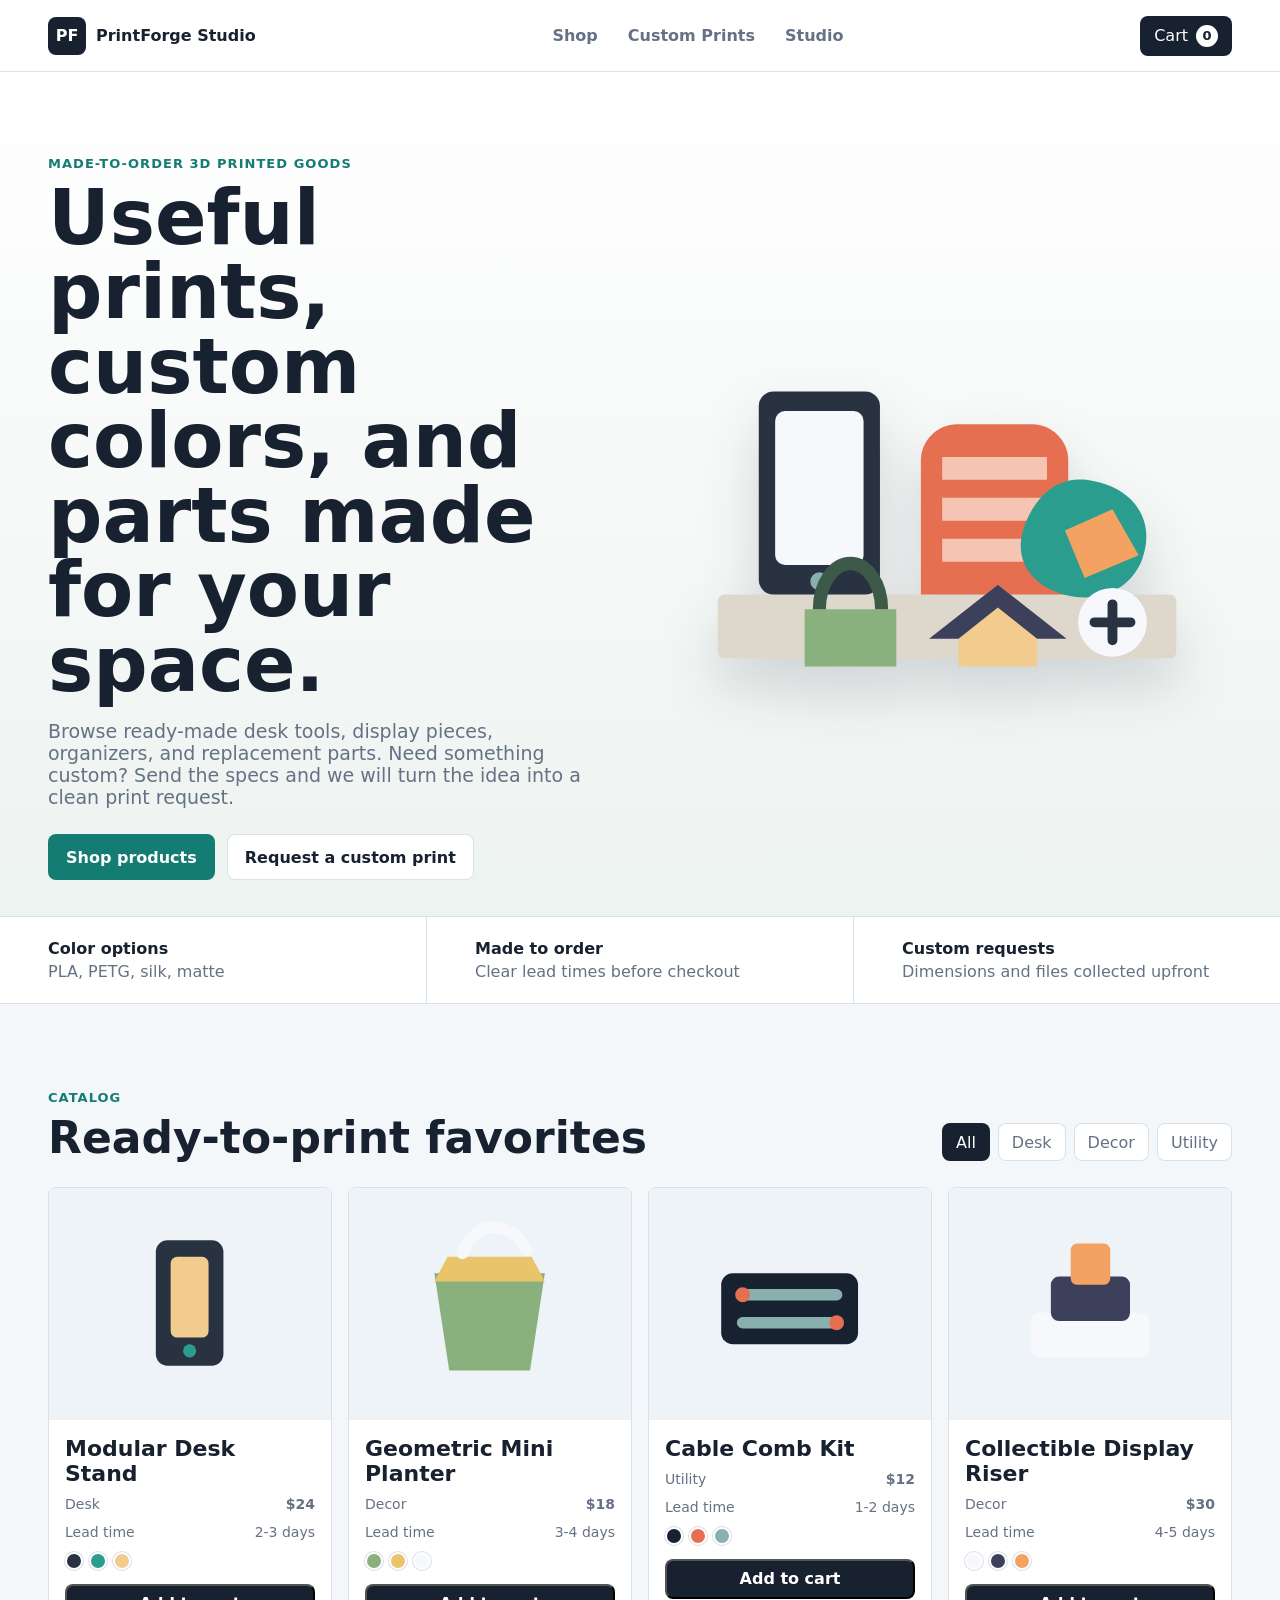
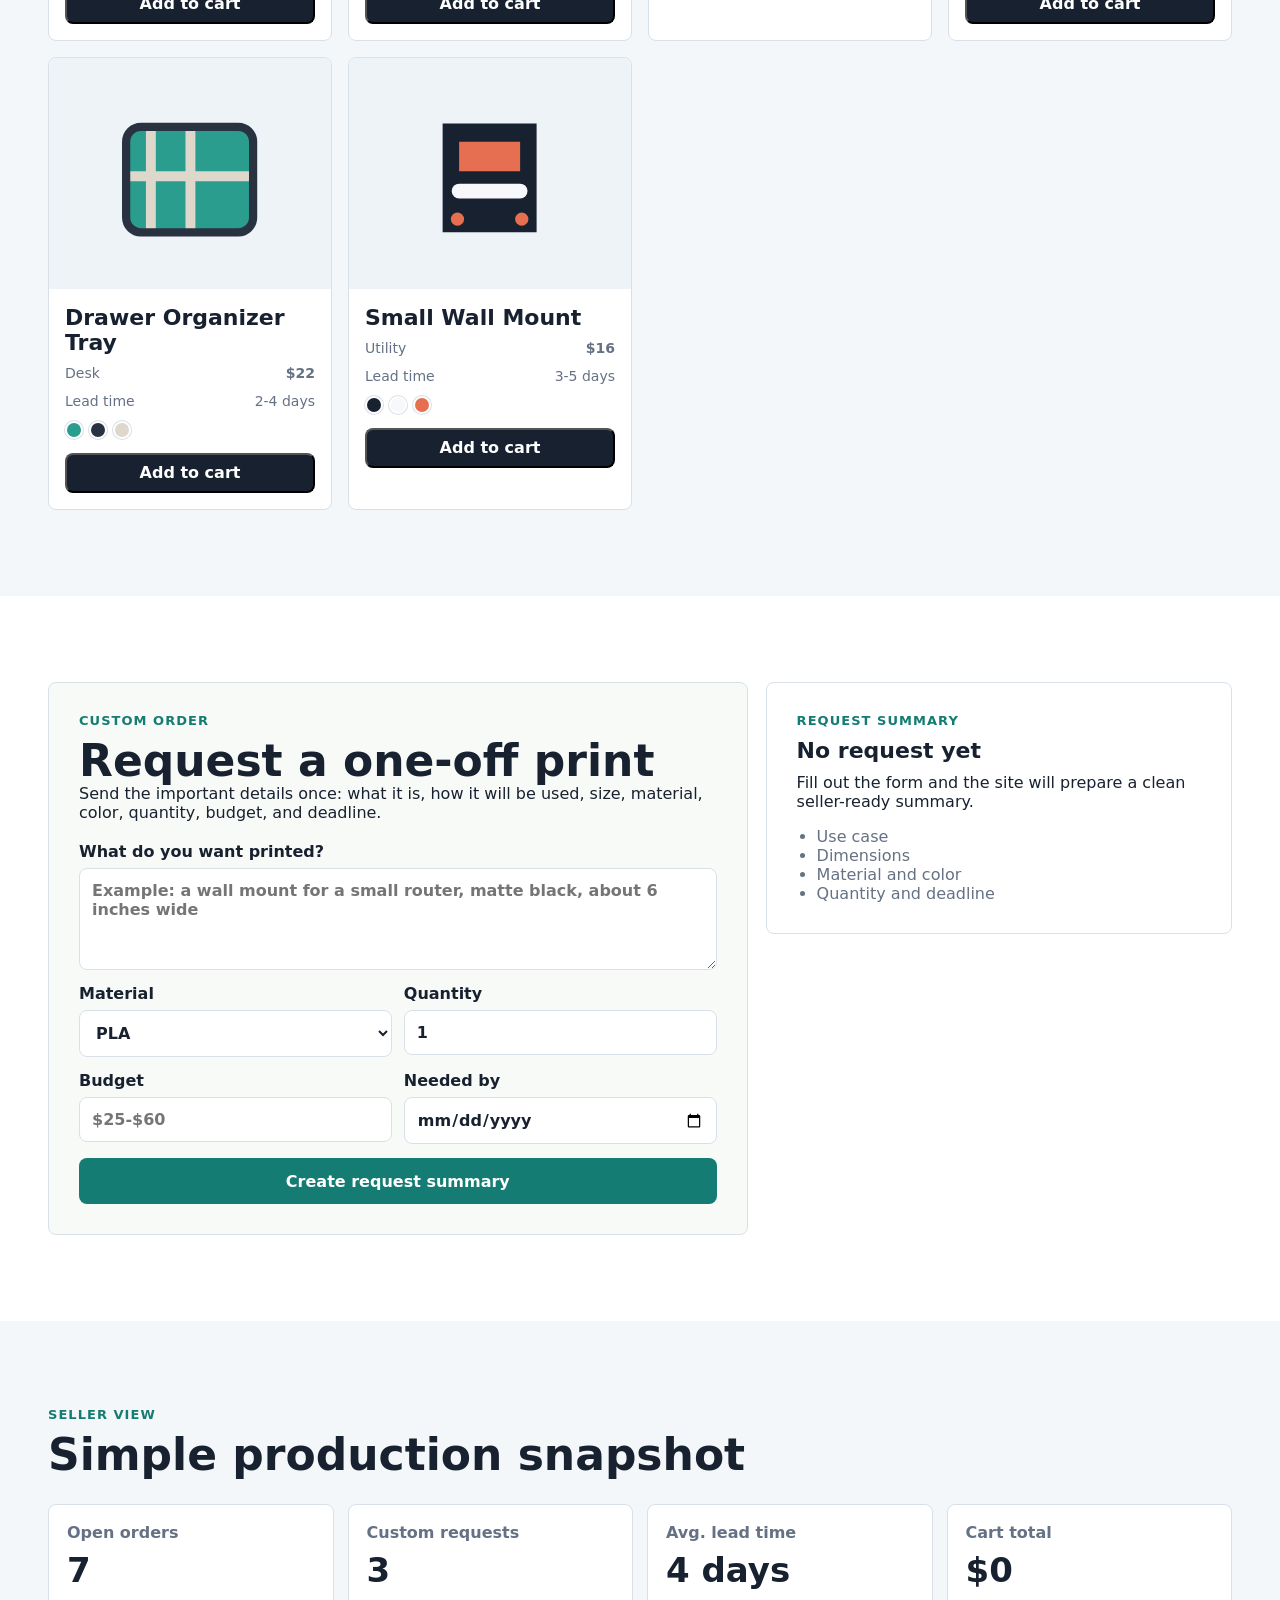
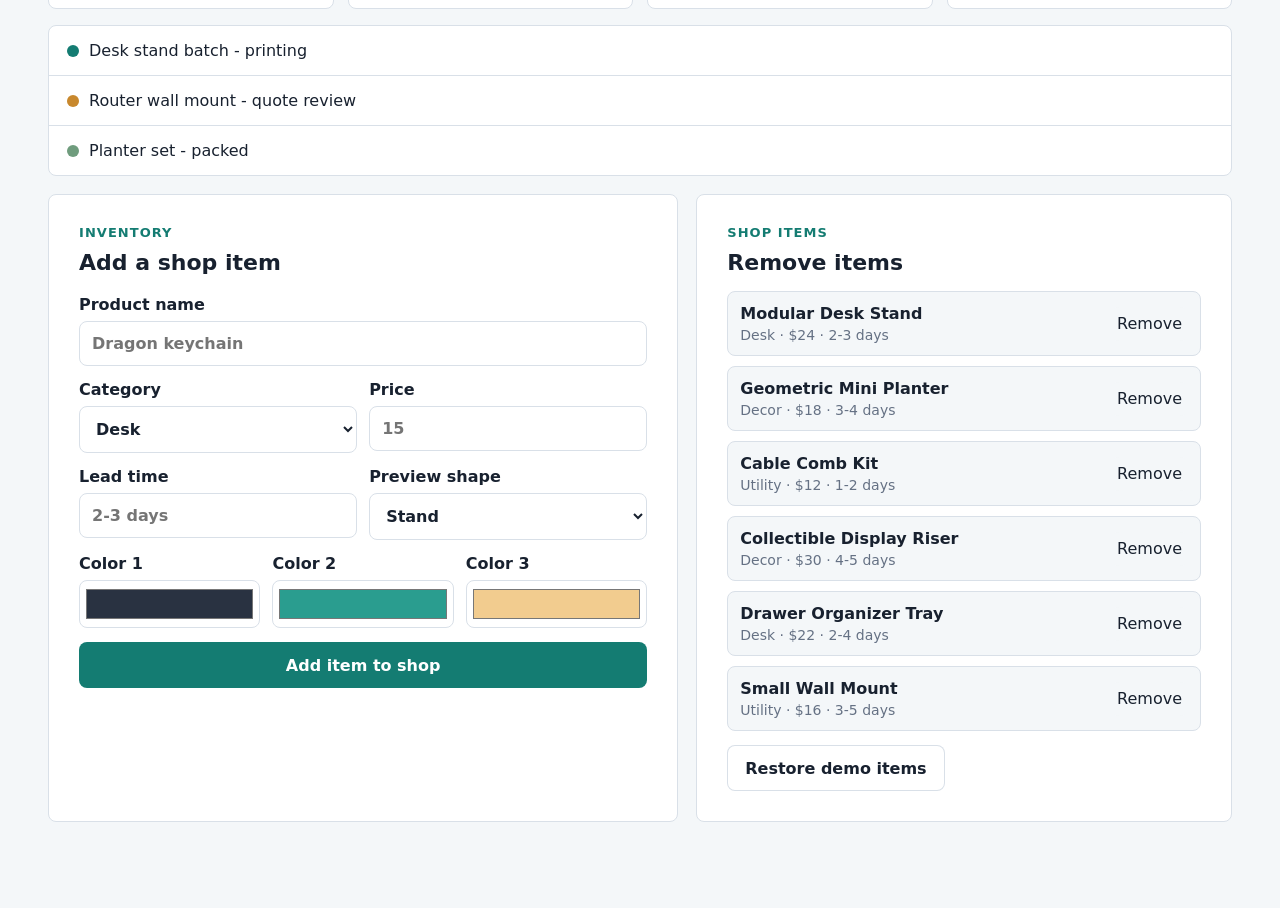
<file: docs/index.html>
<!doctype html>
<html lang="en">
<head>
  <meta charset="utf-8">
  <meta name="viewport" content="width=device-width, initial-scale=1">
  <title>PrintForge Studio</title>
  <link rel="stylesheet" href="styles.css">
</head>
<body>
  <header class="site-header">
    <a class="brand" href="#home" aria-label="PrintForge Studio home">
      <span class="brand-mark" aria-hidden="true">PF</span>
      <span>PrintForge Studio</span>
    </a>
    <nav class="main-nav" aria-label="Primary navigation">
      <a href="#shop">Shop</a>
      <a href="#custom">Custom Prints</a>
      <a href="#studio">Studio</a>
    </nav>
    <button class="cart-button" type="button" data-open-cart aria-label="Open cart">
      Cart <span id="cartCount">0</span>
    </button>
  </header>

  <main id="home">
    <section class="hero">
      <div class="hero-copy">
        <p class="eyebrow">Made-to-order 3D printed goods</p>
        <h1>Useful prints, custom colors, and parts made for your space.</h1>
        <p class="hero-text">Browse ready-made desk tools, display pieces, organizers, and replacement parts. Need something custom? Send the specs and we will turn the idea into a clean print request.</p>
        <div class="hero-actions">
          <a class="button primary" href="#shop">Shop products</a>
          <a class="button secondary" href="#custom">Request a custom print</a>
        </div>
      </div>
      <div class="hero-visual" aria-label="A display of colorful 3D printed products">
        <svg viewBox="0 0 640 520" role="img" aria-labelledby="heroTitle">
          <title id="heroTitle">3D printed product display</title>
          <rect x="34" y="356" width="560" height="78" rx="8" fill="#ded8cc"/>
          <rect x="84" y="108" width="148" height="248" rx="18" fill="#293241"/>
          <rect x="104" y="132" width="108" height="188" rx="12" fill="#f6f8fb"/>
          <circle cx="158" cy="340" r="11" fill="#89b0ae"/>
          <path d="M326 148h92c24 0 44 20 44 44v164H282V192c0-24 20-44 44-44z" fill="#e76f51"/>
          <path d="M308 188h128v28H308zM308 238h128v28H308zM308 288h128v28H308z" fill="#fff2e9" opacity=".65"/>
          <path d="M484 216c60 8 86 52 68 98-14 36-53 54-96 42-42-12-61-45-48-82 12-35 38-63 76-58z" fill="#2a9d8f"/>
          <path d="M458 278l58-26 32 56-66 28z" fill="#f4a261"/>
          <path d="M140 374h112v70H140z" fill="#8ab17d"/>
          <path d="M158 374c0-32 18-56 38-56s38 24 38 56" fill="none" stroke="#3d5a48" stroke-width="16"/>
          <path d="M328 382l48-38 48 38v62h-96z" fill="#f2cc8f"/>
          <path d="M376 344l84 66h-36l-48-38-48 38h-36z" fill="#3d405b"/>
          <circle cx="516" cy="390" r="42" fill="#f6f8fb"/>
          <path d="M494 390h44M516 368v44" stroke="#293241" stroke-width="12" stroke-linecap="round"/>
        </svg>
      </div>
    </section>

    <section class="trust-strip" aria-label="Store highlights">
      <div><strong>Color options</strong><span>PLA, PETG, silk, matte</span></div>
      <div><strong>Made to order</strong><span>Clear lead times before checkout</span></div>
      <div><strong>Custom requests</strong><span>Dimensions and files collected upfront</span></div>
    </section>

    <section class="section" id="shop">
      <div class="section-heading">
        <div>
          <p class="eyebrow">Catalog</p>
          <h2>Ready-to-print favorites</h2>
        </div>
        <div class="filters" aria-label="Product filters">
          <button class="filter active" type="button" data-filter="all">All</button>
          <button class="filter" type="button" data-filter="Desk">Desk</button>
          <button class="filter" type="button" data-filter="Decor">Decor</button>
          <button class="filter" type="button" data-filter="Utility">Utility</button>
        </div>
      </div>
      <div class="product-grid" id="productGrid"></div>
    </section>

    <section class="section split" id="custom">
      <div class="panel custom-panel">
        <p class="eyebrow">Custom order</p>
        <h2>Request a one-off print</h2>
        <p>Send the important details once: what it is, how it will be used, size, material, color, quantity, budget, and deadline.</p>
        <form id="customForm" class="custom-form">
          <label>
            What do you want printed?
            <textarea name="description" rows="4" required placeholder="Example: a wall mount for a small router, matte black, about 6 inches wide"></textarea>
          </label>
          <div class="field-row">
            <label>Material
              <select name="material">
                <option>PLA</option>
                <option>PETG</option>
                <option>Flexible TPU</option>
                <option>Not sure</option>
              </select>
            </label>
            <label>Quantity
              <input name="quantity" type="number" min="1" value="1">
            </label>
          </div>
          <div class="field-row">
            <label>Budget
              <input name="budget" type="text" placeholder="$25-$60">
            </label>
            <label>Needed by
              <input name="deadline" type="date">
            </label>
          </div>
          <button class="button primary" type="submit">Create request summary</button>
        </form>
      </div>
      <aside class="panel request-summary" aria-live="polite">
        <p class="eyebrow">Request summary</p>
        <h3 id="requestTitle">No request yet</h3>
        <p id="requestBody">Fill out the form and the site will prepare a clean seller-ready summary.</p>
        <ul id="requestChecklist">
          <li>Use case</li>
          <li>Dimensions</li>
          <li>Material and color</li>
          <li>Quantity and deadline</li>
        </ul>
      </aside>
    </section>

    <section class="section" id="studio">
      <div class="section-heading">
        <div>
          <p class="eyebrow">Seller view</p>
          <h2>Simple production snapshot</h2>
        </div>
      </div>
      <div class="dashboard">
        <article class="metric"><span>Open orders</span><strong id="openOrders">7</strong></article>
        <article class="metric"><span>Custom requests</span><strong id="customRequests">3</strong></article>
        <article class="metric"><span>Avg. lead time</span><strong>4 days</strong></article>
        <article class="metric"><span>Cart total</span><strong id="dashboardCart">$0</strong></article>
      </div>
      <div class="queue">
        <div><span class="status printing"></span> Desk stand batch - printing</div>
        <div><span class="status review"></span> Router wall mount - quote review</div>
        <div><span class="status packed"></span> Planter set - packed</div>
      </div>
      <div class="inventory-manager">
        <section class="panel">
          <p class="eyebrow">Inventory</p>
          <h3>Add a shop item</h3>
          <form id="productForm" class="custom-form">
            <label>Product name
              <input name="name" type="text" required placeholder="Dragon keychain">
            </label>
            <div class="field-row">
              <label>Category
                <select name="category">
                  <option>Desk</option>
                  <option>Decor</option>
                  <option>Utility</option>
                </select>
              </label>
              <label>Price
                <input name="price" type="number" min="1" step="1" required placeholder="15">
              </label>
            </div>
            <div class="field-row">
              <label>Lead time
                <input name="lead" type="text" required placeholder="2-3 days">
              </label>
              <label>Preview shape
                <select name="shape">
                  <option value="stand">Stand</option>
                  <option value="planter">Planter</option>
                  <option value="comb">Cable kit</option>
                  <option value="riser">Display riser</option>
                  <option value="tray">Tray</option>
                  <option value="mount">Wall mount</option>
                </select>
              </label>
            </div>
            <div class="color-row" aria-label="Product colors">
              <label>Color 1
                <input name="color1" type="color" value="#293241">
              </label>
              <label>Color 2
                <input name="color2" type="color" value="#2a9d8f">
              </label>
              <label>Color 3
                <input name="color3" type="color" value="#f2cc8f">
              </label>
            </div>
            <button class="button primary" type="submit">Add item to shop</button>
          </form>
        </section>
        <section class="panel">
          <p class="eyebrow">Shop items</p>
          <h3>Remove items</h3>
          <div id="inventoryList" class="inventory-list" aria-live="polite"></div>
          <button class="button secondary reset-button" type="button" id="resetProducts">Restore demo items</button>
        </section>
      </div>
    </section>
  </main>

  <aside class="cart-drawer" id="cartDrawer" aria-hidden="true" aria-label="Shopping cart">
    <div class="cart-panel">
      <div class="cart-header">
        <h2>Your cart</h2>
        <button class="icon-button" type="button" data-close-cart aria-label="Close cart">&times;</button>
      </div>
      <div id="cartItems" class="cart-items"></div>
      <div class="cart-footer">
        <div class="total-row"><span>Subtotal</span><strong id="cartTotal">$0</strong></div>
        <button class="button primary full" type="button" id="checkoutButton">Checkout demo</button>
        <p class="fine-print">MVP demo: connect Stripe to make checkout live.</p>
      </div>
    </div>
  </aside>

  <div class="toast" id="toast" role="status" aria-live="polite"></div>
  <script src="app.js"></script>
</body>
</html>
</file>
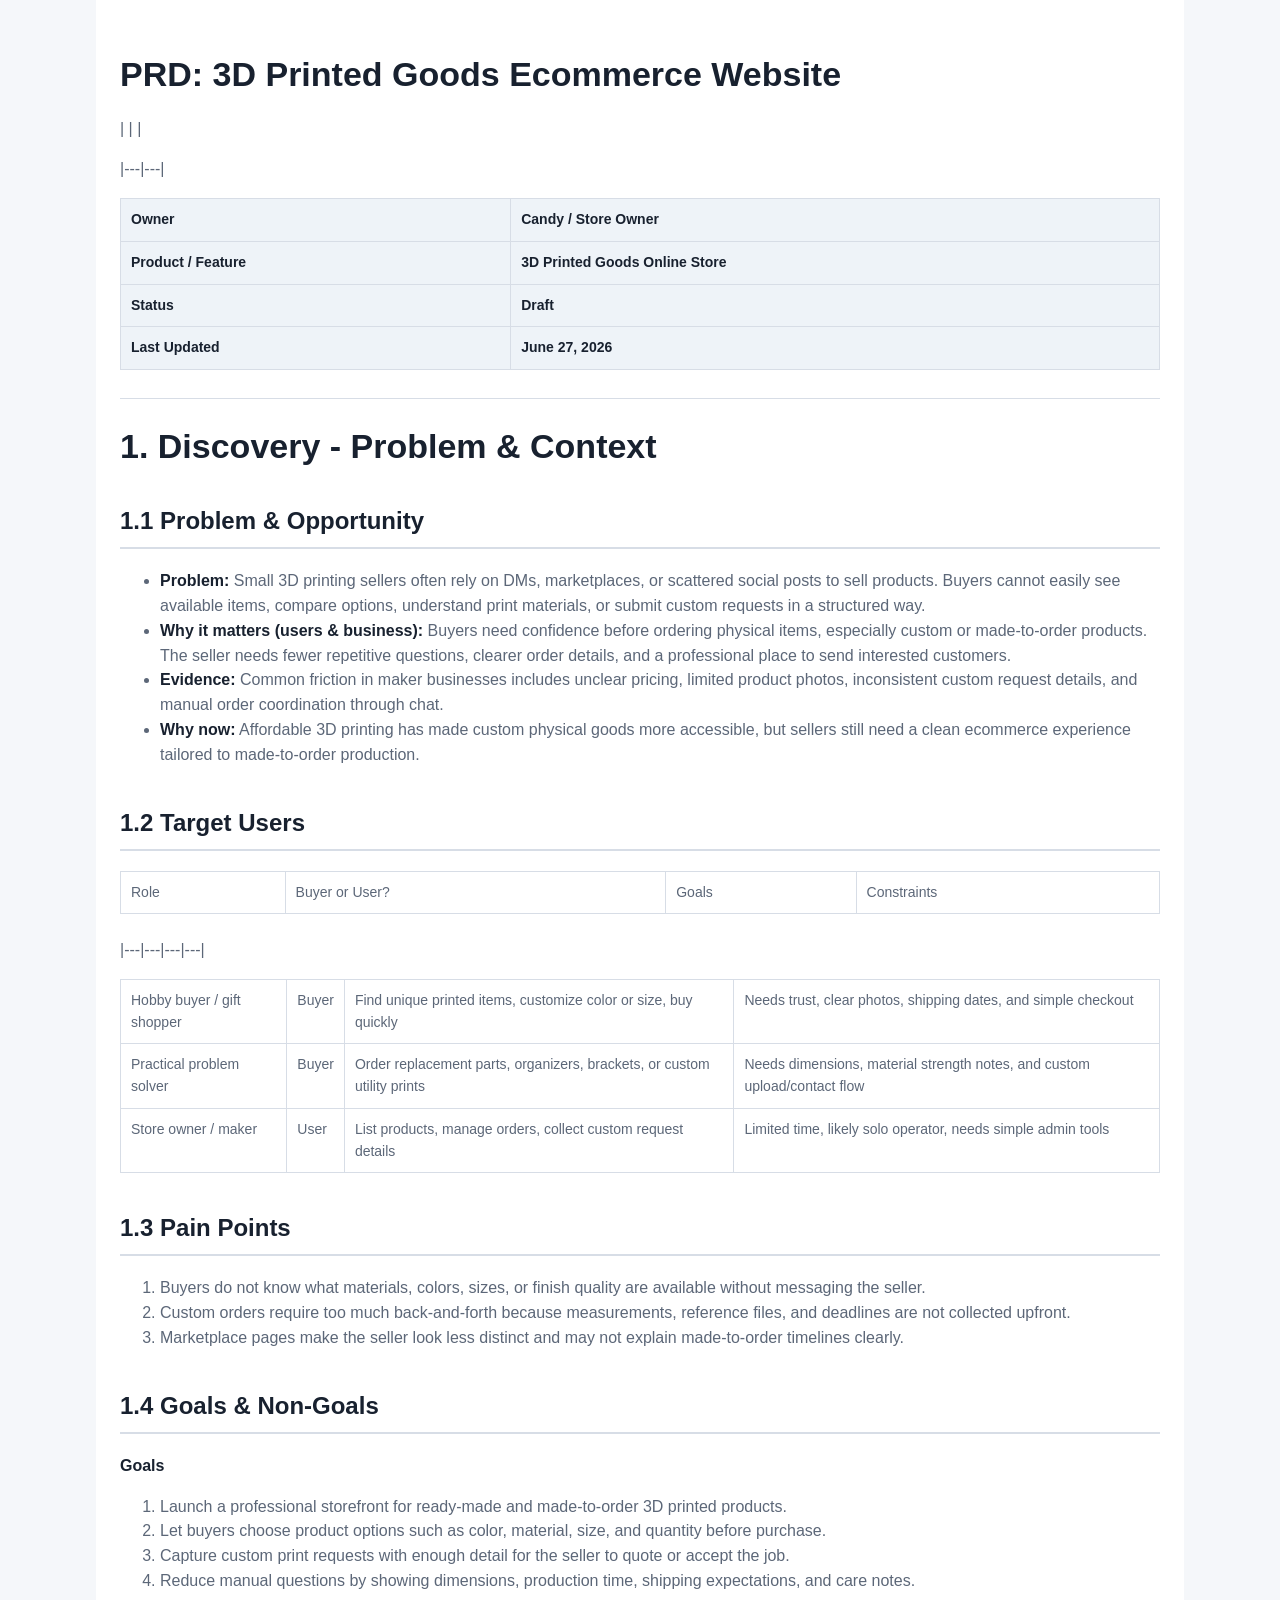
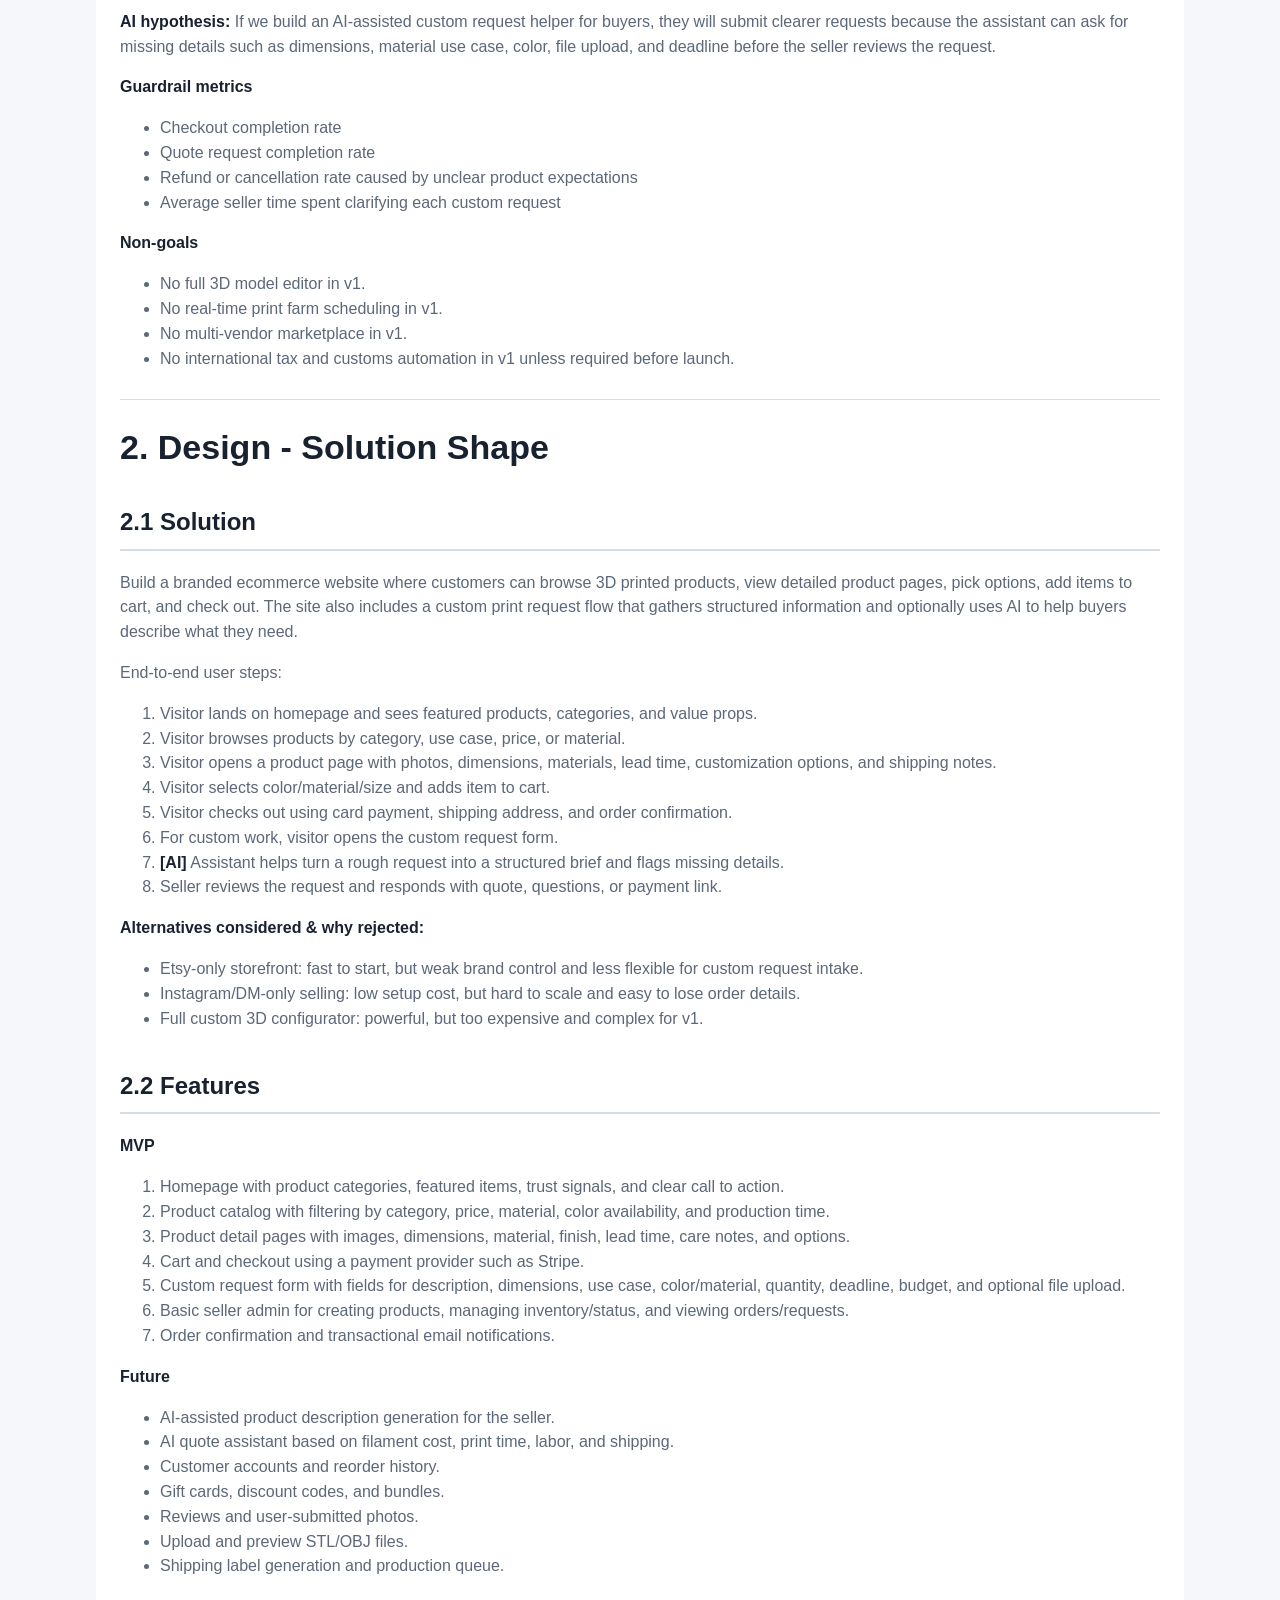
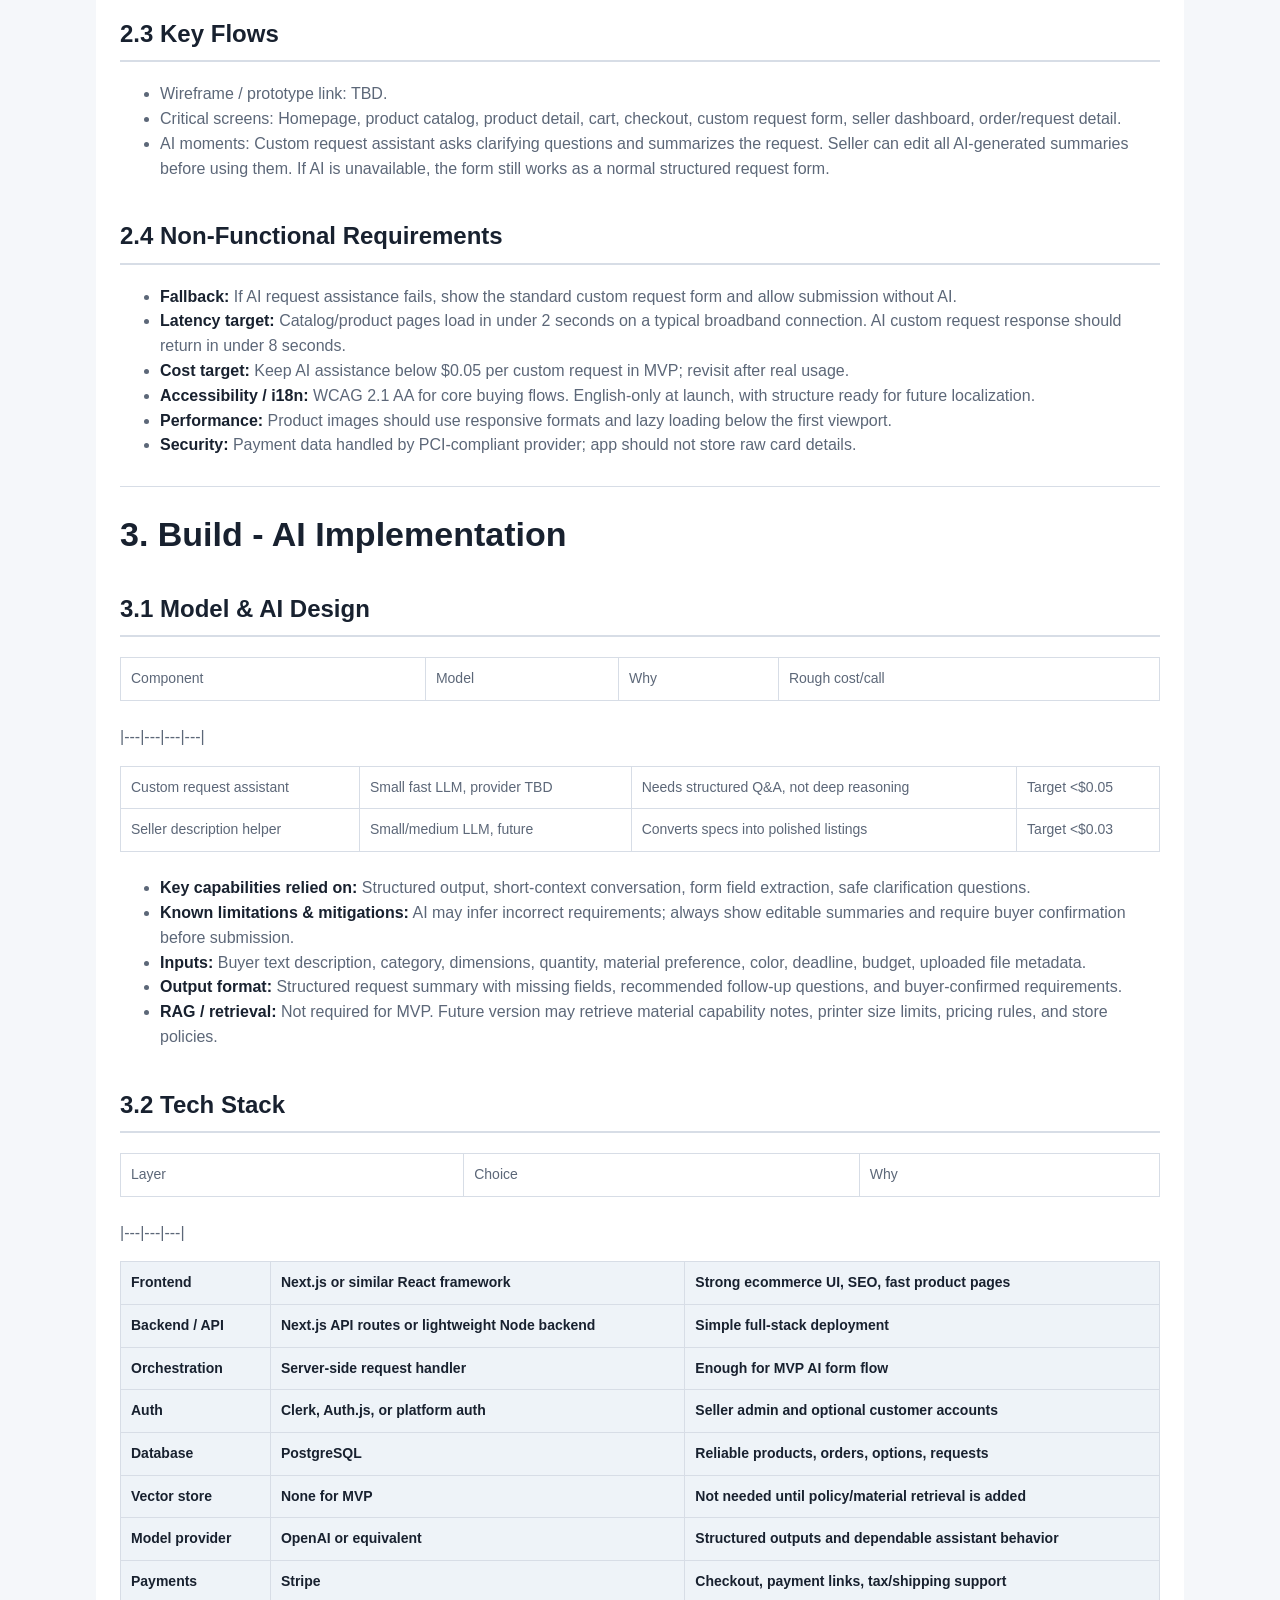
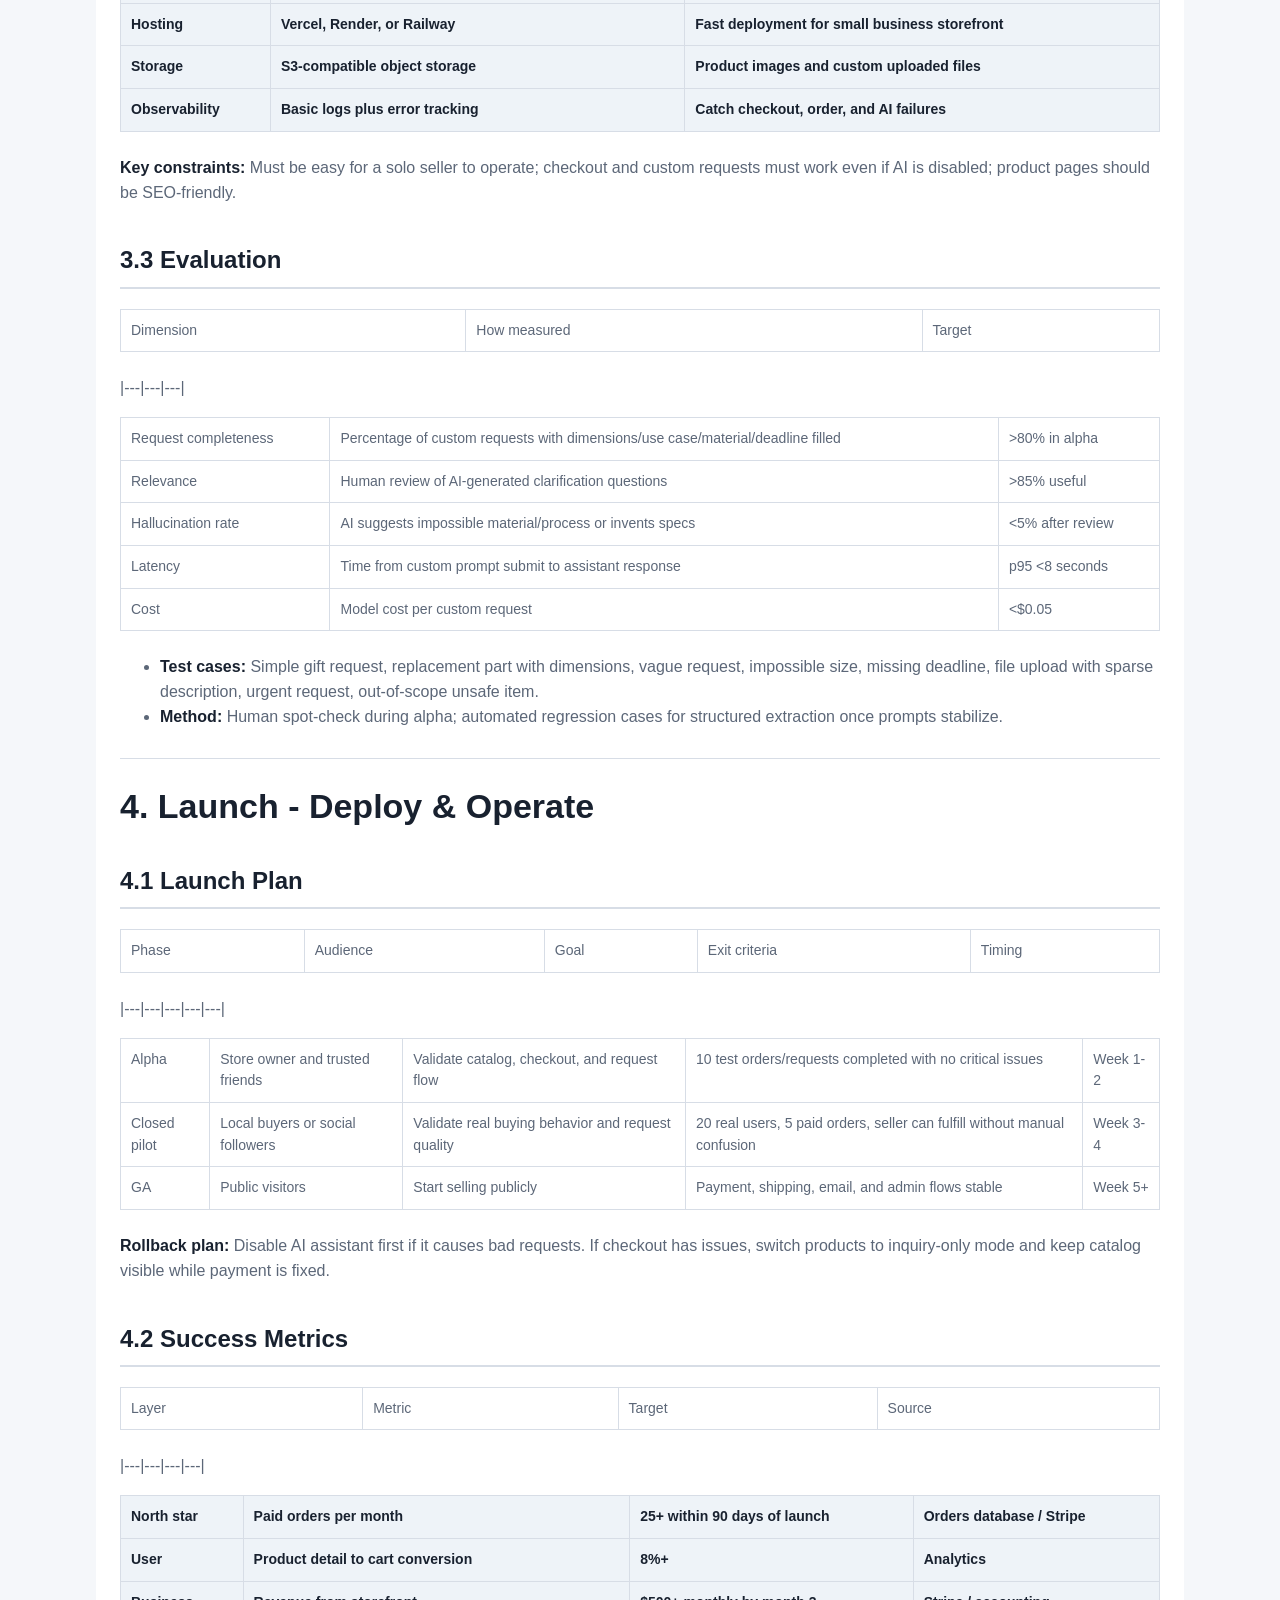
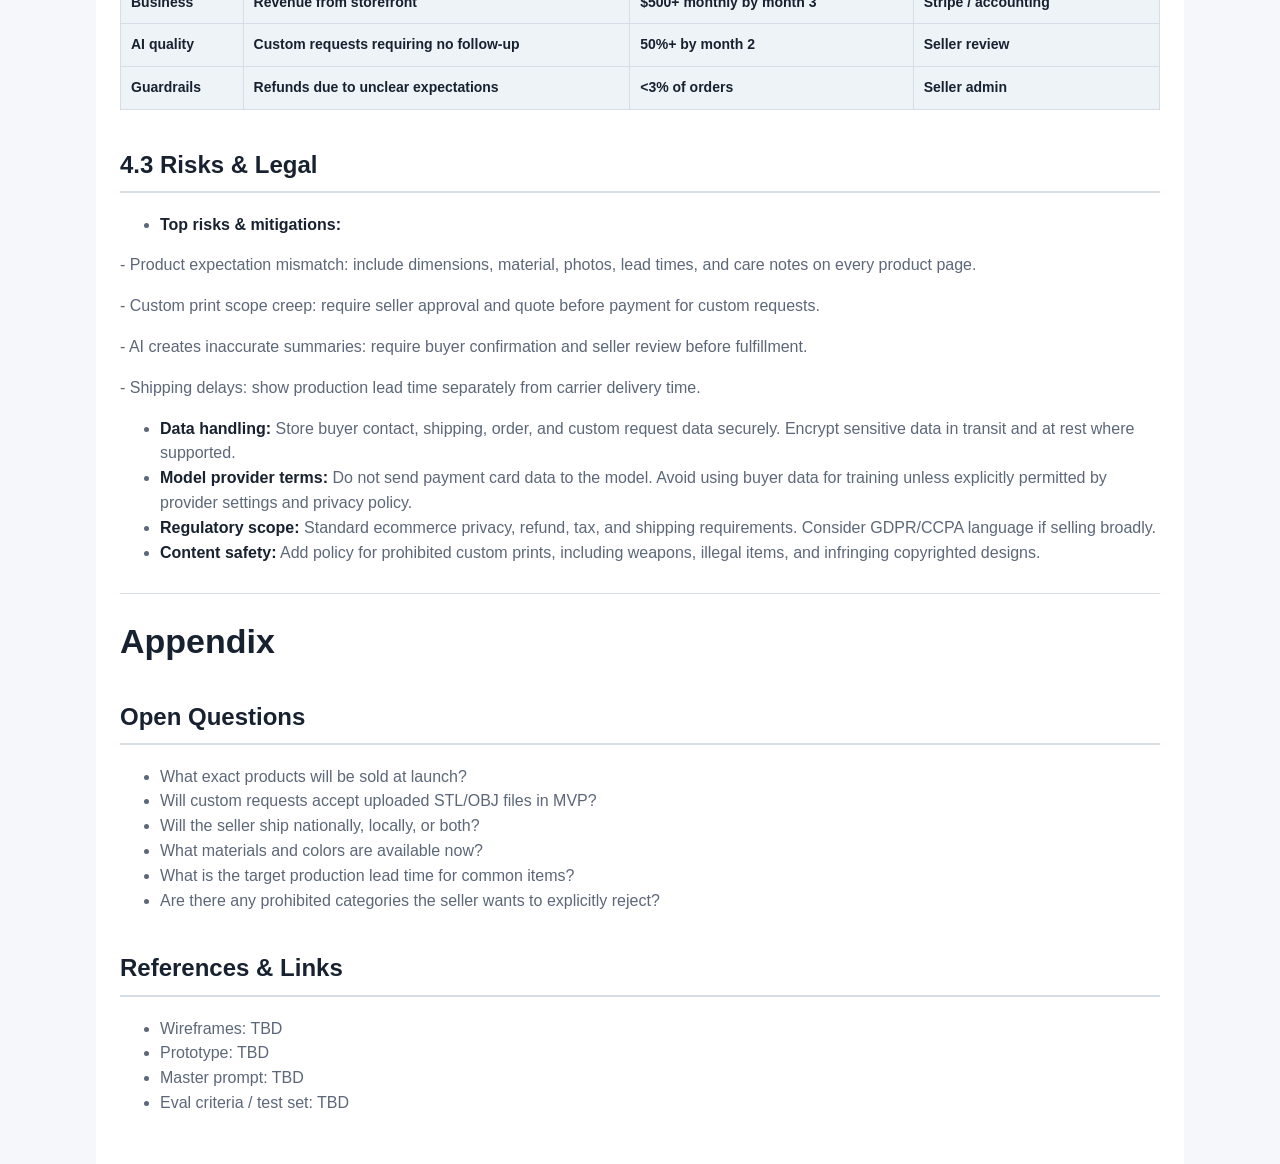
<file: final_deliverables/prd.html>
<!doctype html><html lang="en"><head><meta charset="utf-8"><meta name="viewport" content="width=device-width, initial-scale=1"><title>PRD - 3D Printed Goods Ecommerce Website</title><style>body{margin:0;background:#f5f7fa;color:#18212f;font-family:Arial,Helvetica,sans-serif;line-height:1.55}main{max-width:1040px;margin:0 auto;background:#fff;padding:32px 24px}h1{font-size:34px;line-height:1.15}h2{margin-top:36px;border-bottom:2px solid #d7dde6;padding-bottom:8px}p,li,td{color:#5c6778}strong,th{color:#18212f}table{width:100%;border-collapse:collapse;margin:16px 0 24px;font-size:14px}th,td{border:1px solid #d7dde6;padding:10px;text-align:left;vertical-align:top}th{background:#eef3f8}hr{border:0;border-top:1px solid #d7dde6;margin:28px 0}@media(max-width:720px){main{padding:20px 16px}h1{font-size:28px}table{display:block;overflow-x:auto}}</style></head><body><main><h1>PRD: 3D Printed Goods Ecommerce Website</h1>
<p>| | |</p>
<p>|---|---|</p>
<table>
<tr><th><strong>Owner</strong></th><th>Candy / Store Owner</th></tr>
<tr><th><strong>Product / Feature</strong></th><th>3D Printed Goods Online Store</th></tr>
<tr><th><strong>Status</strong></th><th>Draft</th></tr>
<tr><th><strong>Last Updated</strong></th><th>June 27, 2026</th></tr>
</table>
<hr>
<h1>1. Discovery - Problem &amp; Context</h1>
<h2>1.1 Problem &amp; Opportunity</h2>
<ul>
<li><strong>Problem:</strong> Small 3D printing sellers often rely on DMs, marketplaces, or scattered social posts to sell products. Buyers cannot easily see available items, compare options, understand print materials, or submit custom requests in a structured way.</li>
<li><strong>Why it matters (users &amp; business):</strong> Buyers need confidence before ordering physical items, especially custom or made-to-order products. The seller needs fewer repetitive questions, clearer order details, and a professional place to send interested customers.</li>
<li><strong>Evidence:</strong> Common friction in maker businesses includes unclear pricing, limited product photos, inconsistent custom request details, and manual order coordination through chat.</li>
<li><strong>Why now:</strong> Affordable 3D printing has made custom physical goods more accessible, but sellers still need a clean ecommerce experience tailored to made-to-order production.</li>
</ul>
<h2>1.2 Target Users</h2>
<table>
<tr><td>Role</td><td>Buyer or User?</td><td>Goals</td><td>Constraints</td></tr>
</table>
<p>|---|---|---|---|</p>
<table>
<tr><td>Hobby buyer / gift shopper</td><td>Buyer</td><td>Find unique printed items, customize color or size, buy quickly</td><td>Needs trust, clear photos, shipping dates, and simple checkout</td></tr>
<tr><td>Practical problem solver</td><td>Buyer</td><td>Order replacement parts, organizers, brackets, or custom utility prints</td><td>Needs dimensions, material strength notes, and custom upload/contact flow</td></tr>
<tr><td>Store owner / maker</td><td>User</td><td>List products, manage orders, collect custom request details</td><td>Limited time, likely solo operator, needs simple admin tools</td></tr>
</table>
<h2>1.3 Pain Points</h2>
<ol>
<li>Buyers do not know what materials, colors, sizes, or finish quality are available without messaging the seller.</li>
<li>Custom orders require too much back-and-forth because measurements, reference files, and deadlines are not collected upfront.</li>
<li>Marketplace pages make the seller look less distinct and may not explain made-to-order timelines clearly.</li>
</ol>
<h2>1.4 Goals &amp; Non-Goals</h2>
<p><strong>Goals</strong></p>
<ol>
<li>Launch a professional storefront for ready-made and made-to-order 3D printed products.</li>
<li>Let buyers choose product options such as color, material, size, and quantity before purchase.</li>
<li>Capture custom print requests with enough detail for the seller to quote or accept the job.</li>
<li>Reduce manual questions by showing dimensions, production time, shipping expectations, and care notes.</li>
</ol>
<p><strong>AI hypothesis:</strong> If we build an AI-assisted custom request helper for buyers, they will submit clearer requests because the assistant can ask for missing details such as dimensions, material use case, color, file upload, and deadline before the seller reviews the request.</p>
<p><strong>Guardrail metrics</strong></p>
<ul>
<li>Checkout completion rate</li>
<li>Quote request completion rate</li>
<li>Refund or cancellation rate caused by unclear product expectations</li>
<li>Average seller time spent clarifying each custom request</li>
</ul>
<p><strong>Non-goals</strong></p>
<ul>
<li>No full 3D model editor in v1.</li>
<li>No real-time print farm scheduling in v1.</li>
<li>No multi-vendor marketplace in v1.</li>
<li>No international tax and customs automation in v1 unless required before launch.</li>
</ul>
<hr>
<h1>2. Design - Solution Shape</h1>
<h2>2.1 Solution</h2>
<p>Build a branded ecommerce website where customers can browse 3D printed products, view detailed product pages, pick options, add items to cart, and check out. The site also includes a custom print request flow that gathers structured information and optionally uses AI to help buyers describe what they need.</p>
<p>End-to-end user steps:</p>
<ol>
<li>Visitor lands on homepage and sees featured products, categories, and value props.</li>
<li>Visitor browses products by category, use case, price, or material.</li>
<li>Visitor opens a product page with photos, dimensions, materials, lead time, customization options, and shipping notes.</li>
<li>Visitor selects color/material/size and adds item to cart.</li>
<li>Visitor checks out using card payment, shipping address, and order confirmation.</li>
<li>For custom work, visitor opens the custom request form.</li>
<li><strong>[AI]</strong> Assistant helps turn a rough request into a structured brief and flags missing details.</li>
<li>Seller reviews the request and responds with quote, questions, or payment link.</li>
</ol>
<p><strong>Alternatives considered &amp; why rejected:</strong></p>
<ul>
<li>Etsy-only storefront: fast to start, but weak brand control and less flexible for custom request intake.</li>
<li>Instagram/DM-only selling: low setup cost, but hard to scale and easy to lose order details.</li>
<li>Full custom 3D configurator: powerful, but too expensive and complex for v1.</li>
</ul>
<h2>2.2 Features</h2>
<p><strong>MVP</strong></p>
<ol>
<li>Homepage with product categories, featured items, trust signals, and clear call to action.</li>
<li>Product catalog with filtering by category, price, material, color availability, and production time.</li>
<li>Product detail pages with images, dimensions, material, finish, lead time, care notes, and options.</li>
<li>Cart and checkout using a payment provider such as Stripe.</li>
<li>Custom request form with fields for description, dimensions, use case, color/material, quantity, deadline, budget, and optional file upload.</li>
<li>Basic seller admin for creating products, managing inventory/status, and viewing orders/requests.</li>
<li>Order confirmation and transactional email notifications.</li>
</ol>
<p><strong>Future</strong></p>
<ul>
<li>AI-assisted product description generation for the seller.</li>
<li>AI quote assistant based on filament cost, print time, labor, and shipping.</li>
<li>Customer accounts and reorder history.</li>
<li>Gift cards, discount codes, and bundles.</li>
<li>Reviews and user-submitted photos.</li>
<li>Upload and preview STL/OBJ files.</li>
<li>Shipping label generation and production queue.</li>
</ul>
<h2>2.3 Key Flows</h2>
<ul>
<li>Wireframe / prototype link: TBD.</li>
<li>Critical screens: Homepage, product catalog, product detail, cart, checkout, custom request form, seller dashboard, order/request detail.</li>
<li>AI moments: Custom request assistant asks clarifying questions and summarizes the request. Seller can edit all AI-generated summaries before using them. If AI is unavailable, the form still works as a normal structured request form.</li>
</ul>
<h2>2.4 Non-Functional Requirements</h2>
<ul>
<li><strong>Fallback:</strong> If AI request assistance fails, show the standard custom request form and allow submission without AI.</li>
<li><strong>Latency target:</strong> Catalog/product pages load in under 2 seconds on a typical broadband connection. AI custom request response should return in under 8 seconds.</li>
<li><strong>Cost target:</strong> Keep AI assistance below $0.05 per custom request in MVP; revisit after real usage.</li>
<li><strong>Accessibility / i18n:</strong> WCAG 2.1 AA for core buying flows. English-only at launch, with structure ready for future localization.</li>
<li><strong>Performance:</strong> Product images should use responsive formats and lazy loading below the first viewport.</li>
<li><strong>Security:</strong> Payment data handled by PCI-compliant provider; app should not store raw card details.</li>
</ul>
<hr>
<h1>3. Build - AI Implementation</h1>
<h2>3.1 Model &amp; AI Design</h2>
<table>
<tr><td>Component</td><td>Model</td><td>Why</td><td>Rough cost/call</td></tr>
</table>
<p>|---|---|---|---|</p>
<table>
<tr><td>Custom request assistant</td><td>Small fast LLM, provider TBD</td><td>Needs structured Q&amp;A, not deep reasoning</td><td>Target &lt;$0.05</td></tr>
<tr><td>Seller description helper</td><td>Small/medium LLM, future</td><td>Converts specs into polished listings</td><td>Target &lt;$0.03</td></tr>
</table>
<ul>
<li><strong>Key capabilities relied on:</strong> Structured output, short-context conversation, form field extraction, safe clarification questions.</li>
<li><strong>Known limitations &amp; mitigations:</strong> AI may infer incorrect requirements; always show editable summaries and require buyer confirmation before submission.</li>
<li><strong>Inputs:</strong> Buyer text description, category, dimensions, quantity, material preference, color, deadline, budget, uploaded file metadata.</li>
<li><strong>Output format:</strong> Structured request summary with missing fields, recommended follow-up questions, and buyer-confirmed requirements.</li>
<li><strong>RAG / retrieval:</strong> Not required for MVP. Future version may retrieve material capability notes, printer size limits, pricing rules, and store policies.</li>
</ul>
<h2>3.2 Tech Stack</h2>
<table>
<tr><td>Layer</td><td>Choice</td><td>Why</td></tr>
</table>
<p>|---|---|---|</p>
<table>
<tr><th><strong>Frontend</strong></th><th>Next.js or similar React framework</th><th>Strong ecommerce UI, SEO, fast product pages</th></tr>
<tr><th><strong>Backend / API</strong></th><th>Next.js API routes or lightweight Node backend</th><th>Simple full-stack deployment</th></tr>
<tr><th><strong>Orchestration</strong></th><th>Server-side request handler</th><th>Enough for MVP AI form flow</th></tr>
<tr><th><strong>Auth</strong></th><th>Clerk, Auth.js, or platform auth</th><th>Seller admin and optional customer accounts</th></tr>
<tr><th><strong>Database</strong></th><th>PostgreSQL</th><th>Reliable products, orders, options, requests</th></tr>
<tr><th><strong>Vector store</strong></th><th>None for MVP</th><th>Not needed until policy/material retrieval is added</th></tr>
<tr><th><strong>Model provider</strong></th><th>OpenAI or equivalent</th><th>Structured outputs and dependable assistant behavior</th></tr>
<tr><th><strong>Payments</strong></th><th>Stripe</th><th>Checkout, payment links, tax/shipping support</th></tr>
<tr><th><strong>Hosting</strong></th><th>Vercel, Render, or Railway</th><th>Fast deployment for small business storefront</th></tr>
<tr><th><strong>Storage</strong></th><th>S3-compatible object storage</th><th>Product images and custom uploaded files</th></tr>
<tr><th><strong>Observability</strong></th><th>Basic logs plus error tracking</th><th>Catch checkout, order, and AI failures</th></tr>
</table>
<p><strong>Key constraints:</strong> Must be easy for a solo seller to operate; checkout and custom requests must work even if AI is disabled; product pages should be SEO-friendly.</p>
<h2>3.3 Evaluation</h2>
<table>
<tr><td>Dimension</td><td>How measured</td><td>Target</td></tr>
</table>
<p>|---|---|---|</p>
<table>
<tr><td>Request completeness</td><td>Percentage of custom requests with dimensions/use case/material/deadline filled</td><td>&gt;80% in alpha</td></tr>
<tr><td>Relevance</td><td>Human review of AI-generated clarification questions</td><td>&gt;85% useful</td></tr>
<tr><td>Hallucination rate</td><td>AI suggests impossible material/process or invents specs</td><td>&lt;5% after review</td></tr>
<tr><td>Latency</td><td>Time from custom prompt submit to assistant response</td><td>p95 &lt;8 seconds</td></tr>
<tr><td>Cost</td><td>Model cost per custom request</td><td>&lt;$0.05</td></tr>
</table>
<ul>
<li><strong>Test cases:</strong> Simple gift request, replacement part with dimensions, vague request, impossible size, missing deadline, file upload with sparse description, urgent request, out-of-scope unsafe item.</li>
<li><strong>Method:</strong> Human spot-check during alpha; automated regression cases for structured extraction once prompts stabilize.</li>
</ul>
<hr>
<h1>4. Launch - Deploy &amp; Operate</h1>
<h2>4.1 Launch Plan</h2>
<table>
<tr><td>Phase</td><td>Audience</td><td>Goal</td><td>Exit criteria</td><td>Timing</td></tr>
</table>
<p>|---|---|---|---|---|</p>
<table>
<tr><td>Alpha</td><td>Store owner and trusted friends</td><td>Validate catalog, checkout, and request flow</td><td>10 test orders/requests completed with no critical issues</td><td>Week 1-2</td></tr>
<tr><td>Closed pilot</td><td>Local buyers or social followers</td><td>Validate real buying behavior and request quality</td><td>20 real users, 5 paid orders, seller can fulfill without manual confusion</td><td>Week 3-4</td></tr>
<tr><td>GA</td><td>Public visitors</td><td>Start selling publicly</td><td>Payment, shipping, email, and admin flows stable</td><td>Week 5+</td></tr>
</table>
<p><strong>Rollback plan:</strong> Disable AI assistant first if it causes bad requests. If checkout has issues, switch products to inquiry-only mode and keep catalog visible while payment is fixed.</p>
<h2>4.2 Success Metrics</h2>
<table>
<tr><td>Layer</td><td>Metric</td><td>Target</td><td>Source</td></tr>
</table>
<p>|---|---|---|---|</p>
<table>
<tr><th><strong>North star</strong></th><th>Paid orders per month</th><th>25+ within 90 days of launch</th><th>Orders database / Stripe</th></tr>
<tr><th><strong>User</strong></th><th>Product detail to cart conversion</th><th>8%+</th><th>Analytics</th></tr>
<tr><th><strong>Business</strong></th><th>Revenue from storefront</th><th>$500+ monthly by month 3</th><th>Stripe / accounting</th></tr>
<tr><th><strong>AI quality</strong></th><th>Custom requests requiring no follow-up</th><th>50%+ by month 2</th><th>Seller review</th></tr>
<tr><th><strong>Guardrails</strong></th><th>Refunds due to unclear expectations</th><th>&lt;3% of orders</th><th>Seller admin</th></tr>
</table>
<h2>4.3 Risks &amp; Legal</h2>
<ul>
<li><strong>Top risks &amp; mitigations:</strong></li>
</ul>
<p>  - Product expectation mismatch: include dimensions, material, photos, lead times, and care notes on every product page.</p>
<p>  - Custom print scope creep: require seller approval and quote before payment for custom requests.</p>
<p>  - AI creates inaccurate summaries: require buyer confirmation and seller review before fulfillment.</p>
<p>  - Shipping delays: show production lead time separately from carrier delivery time.</p>
<ul>
<li><strong>Data handling:</strong> Store buyer contact, shipping, order, and custom request data securely. Encrypt sensitive data in transit and at rest where supported.</li>
<li><strong>Model provider terms:</strong> Do not send payment card data to the model. Avoid using buyer data for training unless explicitly permitted by provider settings and privacy policy.</li>
<li><strong>Regulatory scope:</strong> Standard ecommerce privacy, refund, tax, and shipping requirements. Consider GDPR/CCPA language if selling broadly.</li>
<li><strong>Content safety:</strong> Add policy for prohibited custom prints, including weapons, illegal items, and infringing copyrighted designs.</li>
</ul>
<hr>
<h1>Appendix</h1>
<h2>Open Questions</h2>
<ul>
<li>What exact products will be sold at launch?</li>
<li>Will custom requests accept uploaded STL/OBJ files in MVP?</li>
<li>Will the seller ship nationally, locally, or both?</li>
<li>What materials and colors are available now?</li>
<li>What is the target production lead time for common items?</li>
<li>Are there any prohibited categories the seller wants to explicitly reject?</li>
</ul>
<h2>References &amp; Links</h2>
<ul>
<li>Wireframes: TBD</li>
<li>Prototype: TBD</li>
<li>Master prompt: TBD</li>
<li>Eval criteria / test set: TBD</li>
</ul></main></body></html>
</file>
<file: docs/styles.css>
:root {
  --ink: #18212f;
  --muted: #657184;
  --line: #d9e0e8;
  --paper: #ffffff;
  --soft: #f4f7f9;
  --teal: #147c72;
  --teal-dark: #0e5e56;
  --coral: #df6b4f;
  --gold: #c8882d;
  --green: #6f9c7d;
  --shadow: 0 18px 42px rgba(24, 33, 47, .12);
}

* {
  box-sizing: border-box;
}

html {
  scroll-behavior: smooth;
}

body {
  margin: 0;
  font-family: Inter, ui-sans-serif, system-ui, -apple-system, BlinkMacSystemFont, "Segoe UI", sans-serif;
  color: var(--ink);
  background: var(--soft);
}

button,
input,
select,
textarea {
  font: inherit;
}

a {
  color: inherit;
  text-decoration: none;
}

.site-header {
  position: sticky;
  top: 0;
  z-index: 20;
  display: flex;
  align-items: center;
  justify-content: space-between;
  gap: 18px;
  min-height: 72px;
  padding: 14px clamp(18px, 4vw, 48px);
  background: rgba(255, 255, 255, .94);
  border-bottom: 1px solid var(--line);
  backdrop-filter: blur(14px);
}

.brand,
.main-nav,
.hero-actions,
.filters,
.field-row,
.cart-header,
.total-row {
  display: flex;
  align-items: center;
}

.brand {
  gap: 10px;
  font-weight: 800;
}

.brand-mark {
  display: grid;
  place-items: center;
  width: 38px;
  height: 38px;
  border-radius: 8px;
  color: #fff;
  background: var(--ink);
  letter-spacing: 0;
}

.main-nav {
  gap: clamp(12px, 3vw, 30px);
  color: var(--muted);
  font-weight: 650;
}

.main-nav a:hover {
  color: var(--ink);
}

.cart-button,
.filter,
.button,
.icon-button {
  border: 0;
  cursor: pointer;
}

.cart-button {
  display: inline-flex;
  align-items: center;
  gap: 8px;
  min-height: 40px;
  padding: 0 14px;
  border-radius: 8px;
  color: #fff;
  background: var(--ink);
}

.cart-button span {
  display: grid;
  place-items: center;
  min-width: 22px;
  height: 22px;
  border-radius: 999px;
  color: var(--ink);
  background: #fff;
  font-size: 13px;
  font-weight: 800;
}

.hero {
  display: grid;
  grid-template-columns: minmax(0, 1fr) minmax(340px, 560px);
  gap: clamp(28px, 6vw, 72px);
  align-items: center;
  min-height: calc(100vh - 72px);
  padding: clamp(34px, 7vw, 84px) clamp(18px, 4vw, 48px) 36px;
  background: linear-gradient(180deg, #ffffff 0%, #edf3f0 100%);
}

.hero-copy {
  max-width: 700px;
}

.eyebrow {
  margin: 0 0 10px;
  color: var(--teal);
  font-size: 13px;
  font-weight: 850;
  letter-spacing: .08em;
  text-transform: uppercase;
}

h1,
h2,
h3,
p {
  margin-top: 0;
}

h1 {
  max-width: 820px;
  margin-bottom: 18px;
  font-size: clamp(40px, 7vw, 76px);
  line-height: .98;
  letter-spacing: 0;
}

h2 {
  margin-bottom: 0;
  font-size: clamp(30px, 4vw, 44px);
  line-height: 1.05;
  letter-spacing: 0;
}

h3 {
  margin-bottom: 10px;
  font-size: 22px;
}

.hero-text {
  max-width: 640px;
  margin-bottom: 26px;
  color: var(--muted);
  font-size: 19px;
}

.hero-actions {
  flex-wrap: wrap;
  gap: 12px;
}

.button {
  display: inline-flex;
  align-items: center;
  justify-content: center;
  min-height: 46px;
  padding: 0 18px;
  border-radius: 8px;
  font-weight: 800;
}

.button.primary {
  color: #fff;
  background: var(--teal);
}

.button.primary:hover {
  background: var(--teal-dark);
}

.button.secondary {
  color: var(--ink);
  background: #fff;
  box-shadow: inset 0 0 0 1px var(--line);
}

.button.full {
  width: 100%;
}

.hero-visual {
  padding: 18px;
}

.hero-visual svg {
  width: 100%;
  height: auto;
  filter: drop-shadow(0 28px 28px rgba(24, 33, 47, .16));
}

.trust-strip {
  display: grid;
  grid-template-columns: repeat(3, 1fr);
  gap: 1px;
  background: var(--line);
  border-block: 1px solid var(--line);
}

.trust-strip div {
  padding: 22px clamp(18px, 4vw, 48px);
  background: #fff;
}

.trust-strip strong,
.trust-strip span {
  display: block;
}

.trust-strip span {
  margin-top: 4px;
  color: var(--muted);
}

.section {
  padding: clamp(42px, 8vw, 86px) clamp(18px, 4vw, 48px);
}

.section-heading {
  display: flex;
  align-items: end;
  justify-content: space-between;
  gap: 22px;
  margin-bottom: 26px;
}

.filters {
  flex-wrap: wrap;
  gap: 8px;
}

.filter {
  min-height: 38px;
  padding: 0 14px;
  border-radius: 8px;
  color: var(--muted);
  background: #fff;
  box-shadow: inset 0 0 0 1px var(--line);
}

.filter.active {
  color: #fff;
  background: var(--ink);
  box-shadow: none;
}

.product-grid {
  display: grid;
  grid-template-columns: repeat(4, minmax(0, 1fr));
  gap: 16px;
}

.product-card,
.panel,
.metric,
.queue,
.empty-state {
  background: #fff;
  border: 1px solid var(--line);
  border-radius: 8px;
}

.product-card {
  overflow: hidden;
}

.product-art {
  display: grid;
  place-items: center;
  aspect-ratio: 1 / .82;
  background: #eef3f8;
}

.product-art svg {
  width: 82%;
  height: 82%;
}

.product-body {
  padding: 16px;
}

.product-meta {
  display: flex;
  justify-content: space-between;
  gap: 12px;
  margin: 6px 0 12px;
  color: var(--muted);
  font-size: 14px;
}

.swatches {
  display: flex;
  gap: 6px;
  margin-bottom: 14px;
}

.swatch {
  width: 18px;
  height: 18px;
  border-radius: 999px;
  border: 2px solid #fff;
  box-shadow: 0 0 0 1px var(--line);
}

.add-button {
  width: 100%;
  min-height: 40px;
  border-radius: 8px;
  color: #fff;
  background: var(--ink);
  font-weight: 800;
}

.split {
  display: grid;
  grid-template-columns: minmax(0, 1.2fr) minmax(300px, .8fr);
  gap: 18px;
  background: #fff;
}

.panel {
  padding: clamp(18px, 4vw, 30px);
}

.custom-panel {
  background: #f8faf7;
}

.custom-form {
  display: grid;
  gap: 14px;
  margin-top: 20px;
}

label {
  display: grid;
  gap: 7px;
  color: var(--ink);
  font-weight: 750;
}

input,
select,
textarea {
  width: 100%;
  border: 1px solid var(--line);
  border-radius: 8px;
  padding: 12px;
  color: var(--ink);
  background: #fff;
}

textarea {
  resize: vertical;
}

.field-row {
  align-items: start;
  gap: 12px;
}

.field-row > label {
  flex: 1;
}

.request-summary {
  align-self: start;
  position: sticky;
  top: 92px;
}

.request-summary ul {
  margin: 14px 0 0;
  padding-left: 20px;
  color: var(--muted);
}

.dashboard {
  display: grid;
  grid-template-columns: repeat(4, 1fr);
  gap: 14px;
  margin-bottom: 16px;
}

.metric {
  padding: 18px;
}

.metric span {
  display: block;
  color: var(--muted);
  font-weight: 700;
}

.metric strong {
  display: block;
  margin-top: 8px;
  font-size: 34px;
}

.queue {
  display: grid;
  gap: 0;
  overflow: hidden;
}

.queue div {
  display: flex;
  align-items: center;
  gap: 10px;
  padding: 15px 18px;
  border-bottom: 1px solid var(--line);
}

.queue div:last-child {
  border-bottom: 0;
}

.inventory-manager {
  display: grid;
  grid-template-columns: minmax(0, 1fr) minmax(320px, .85fr);
  gap: 18px;
  margin-top: 18px;
}

.color-row {
  display: grid;
  grid-template-columns: repeat(3, 1fr);
  gap: 12px;
}

.color-row input {
  height: 48px;
  padding: 4px;
}

.inventory-list {
  display: grid;
  gap: 10px;
  margin-top: 16px;
}

.inventory-item {
  display: grid;
  grid-template-columns: minmax(0, 1fr) auto;
  align-items: center;
  gap: 12px;
  padding: 12px;
  border: 1px solid var(--line);
  border-radius: 8px;
  background: var(--soft);
}

.inventory-item span {
  display: block;
  margin-top: 4px;
  color: var(--muted);
  font-size: 14px;
}

.reset-button {
  margin-top: 14px;
}

.empty-state {
  grid-column: 1 / -1;
  padding: 24px;
  color: var(--muted);
}

.status {
  width: 12px;
  height: 12px;
  border-radius: 999px;
}

.status.printing {
  background: var(--teal);
}

.status.review {
  background: var(--gold);
}

.status.packed {
  background: var(--green);
}

.cart-drawer {
  position: fixed;
  inset: 0;
  z-index: 50;
  display: none;
  justify-content: end;
  background: rgba(24, 33, 47, .38);
}

.cart-drawer.open {
  display: flex;
}

.cart-panel {
  display: grid;
  grid-template-rows: auto 1fr auto;
  width: min(430px, 100%);
  height: 100%;
  background: #fff;
  box-shadow: var(--shadow);
}

.cart-header,
.cart-footer {
  padding: 18px;
  border-bottom: 1px solid var(--line);
}

.cart-header {
  justify-content: space-between;
}

.cart-header h2 {
  font-size: 28px;
}

.icon-button {
  display: grid;
  place-items: center;
  width: 38px;
  height: 38px;
  border-radius: 8px;
  color: var(--ink);
  background: var(--soft);
  font-size: 26px;
}

.cart-items {
  overflow: auto;
  padding: 10px 18px;
}

.cart-item {
  display: grid;
  grid-template-columns: 1fr auto;
  gap: 10px;
  padding: 14px 0;
  border-bottom: 1px solid var(--line);
}

.cart-item span {
  display: block;
  color: var(--muted);
  font-size: 14px;
}

.remove-button {
  align-self: center;
  min-height: 34px;
  border: 0;
  border-radius: 8px;
  color: var(--ink);
  background: var(--soft);
  cursor: pointer;
}

.cart-footer {
  border-top: 1px solid var(--line);
  border-bottom: 0;
}

.total-row {
  justify-content: space-between;
  margin-bottom: 14px;
  font-size: 18px;
}

.fine-print {
  margin: 10px 0 0;
  color: var(--muted);
  font-size: 13px;
}

.toast {
  position: fixed;
  right: 18px;
  bottom: 18px;
  z-index: 60;
  max-width: 320px;
  padding: 12px 14px;
  border-radius: 8px;
  color: #fff;
  background: var(--ink);
  box-shadow: var(--shadow);
  opacity: 0;
  transform: translateY(10px);
  transition: opacity .2s ease, transform .2s ease;
}

.toast.show {
  opacity: 1;
  transform: translateY(0);
}

@media (max-width: 980px) {
  .hero,
  .split,
  .inventory-manager {
    grid-template-columns: 1fr;
  }

  .hero {
    min-height: auto;
  }

  .product-grid,
  .dashboard {
    grid-template-columns: repeat(2, minmax(0, 1fr));
  }

  .request-summary {
    position: static;
  }
}

@media (max-width: 680px) {
  .site-header {
    align-items: start;
    flex-wrap: wrap;
  }

  .main-nav {
    order: 3;
    width: 100%;
    justify-content: space-between;
  }

  .trust-strip,
  .product-grid,
  .dashboard {
    grid-template-columns: 1fr;
  }

  .section-heading,
  .field-row,
  .color-row {
    display: grid;
    grid-template-columns: 1fr;
  }

  .hero-visual {
    padding: 0;
  }
}
</file>
